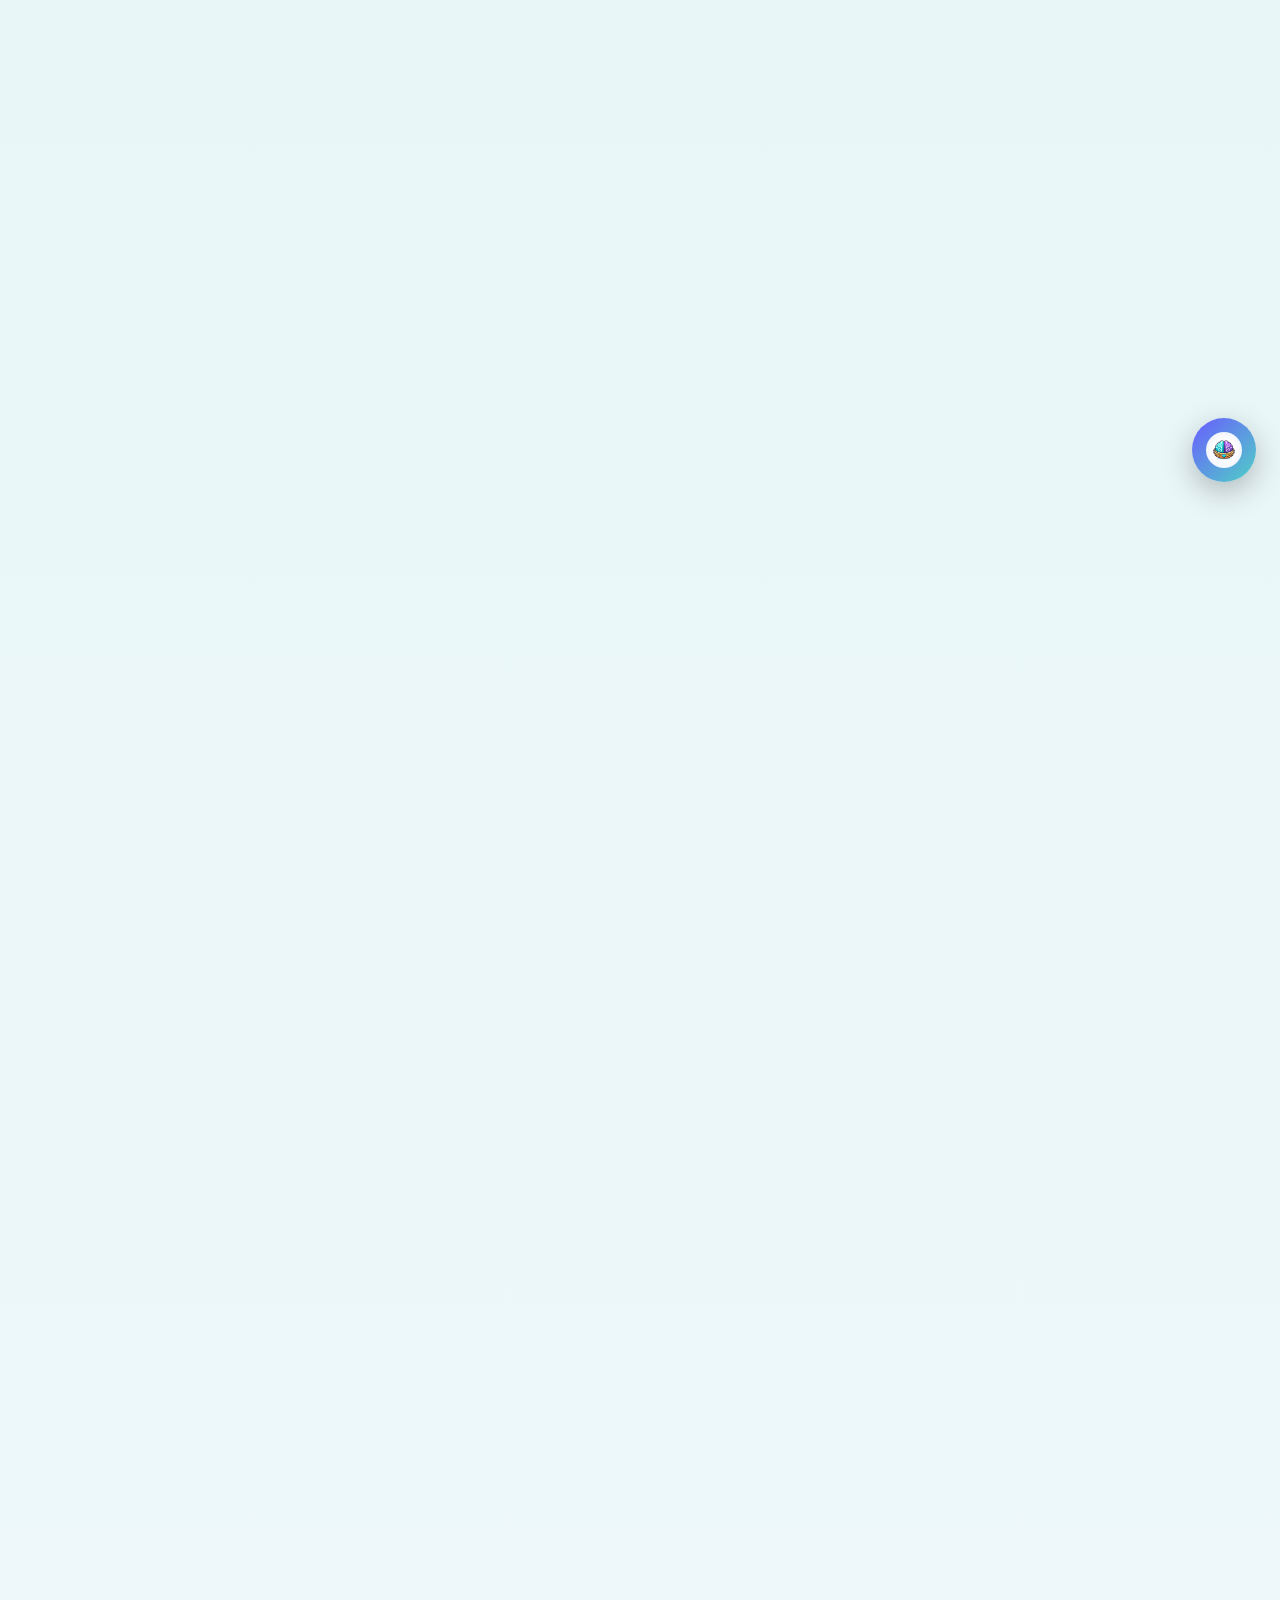
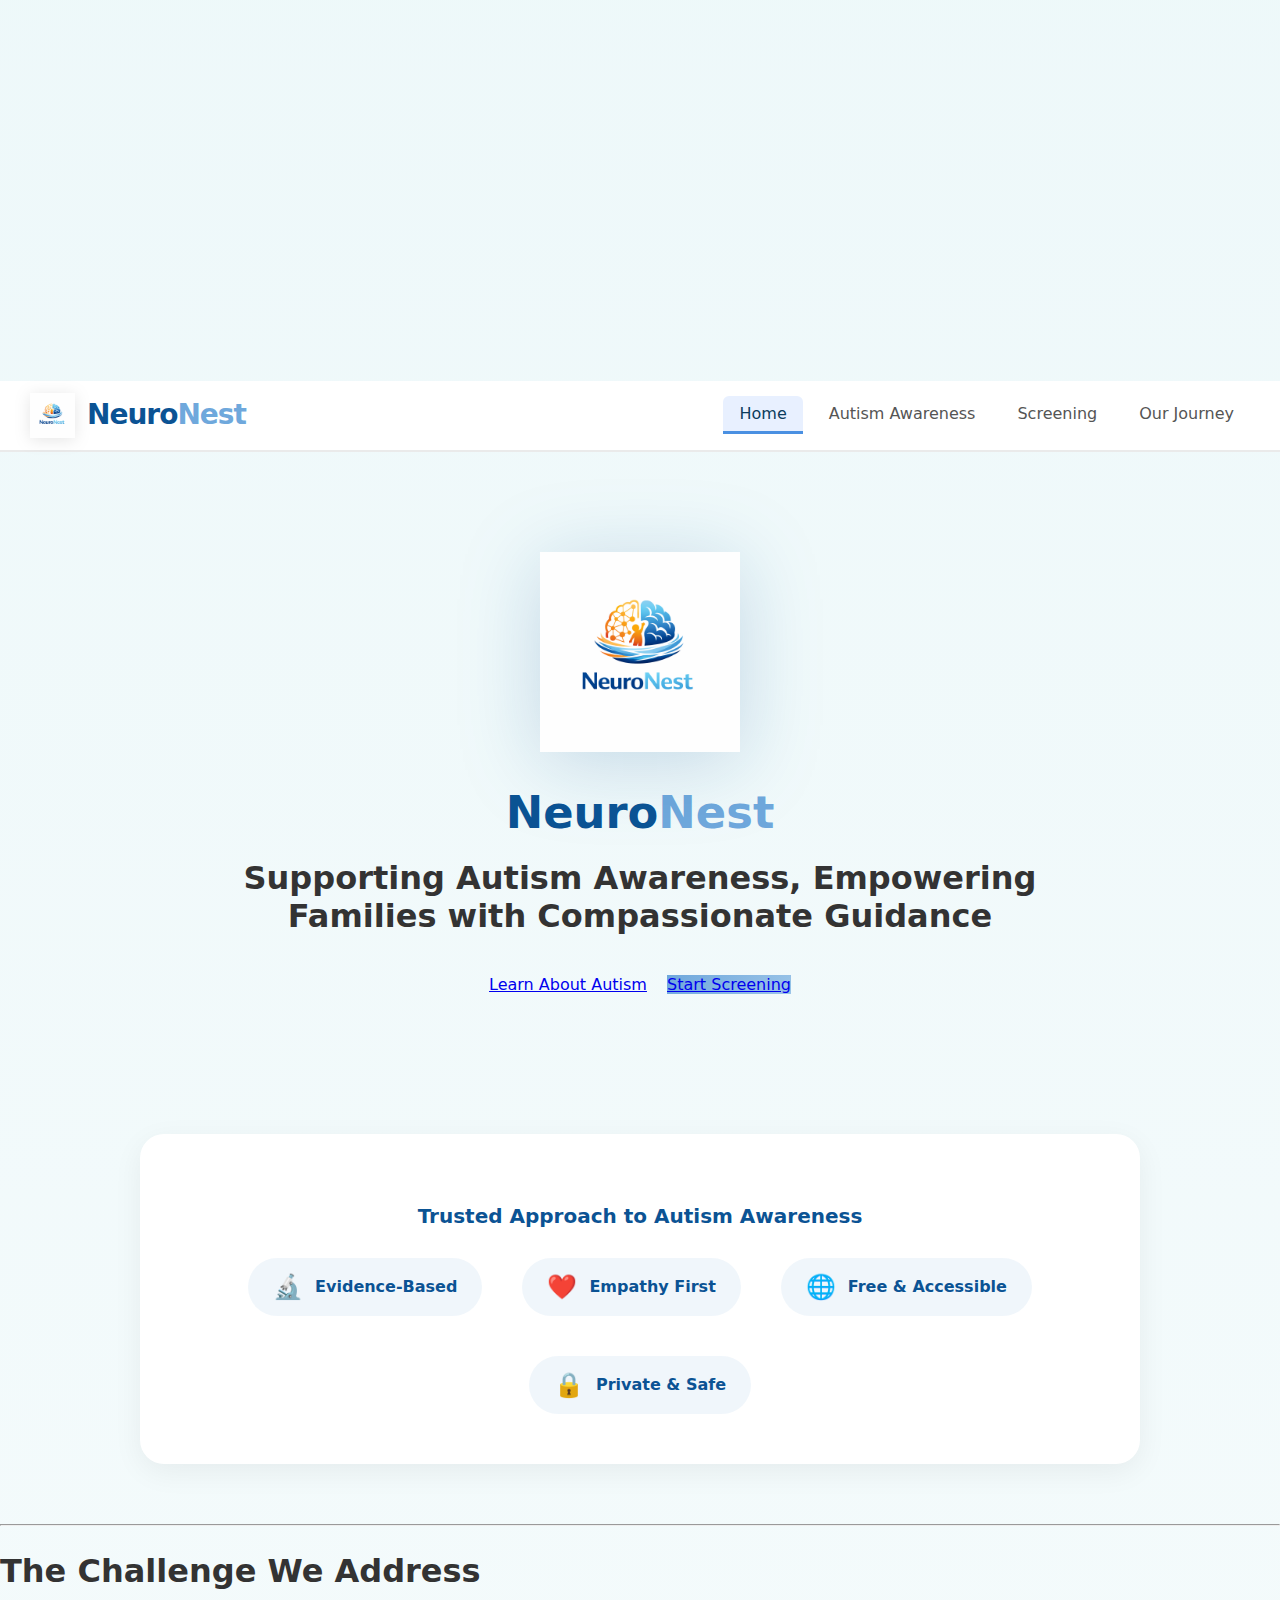
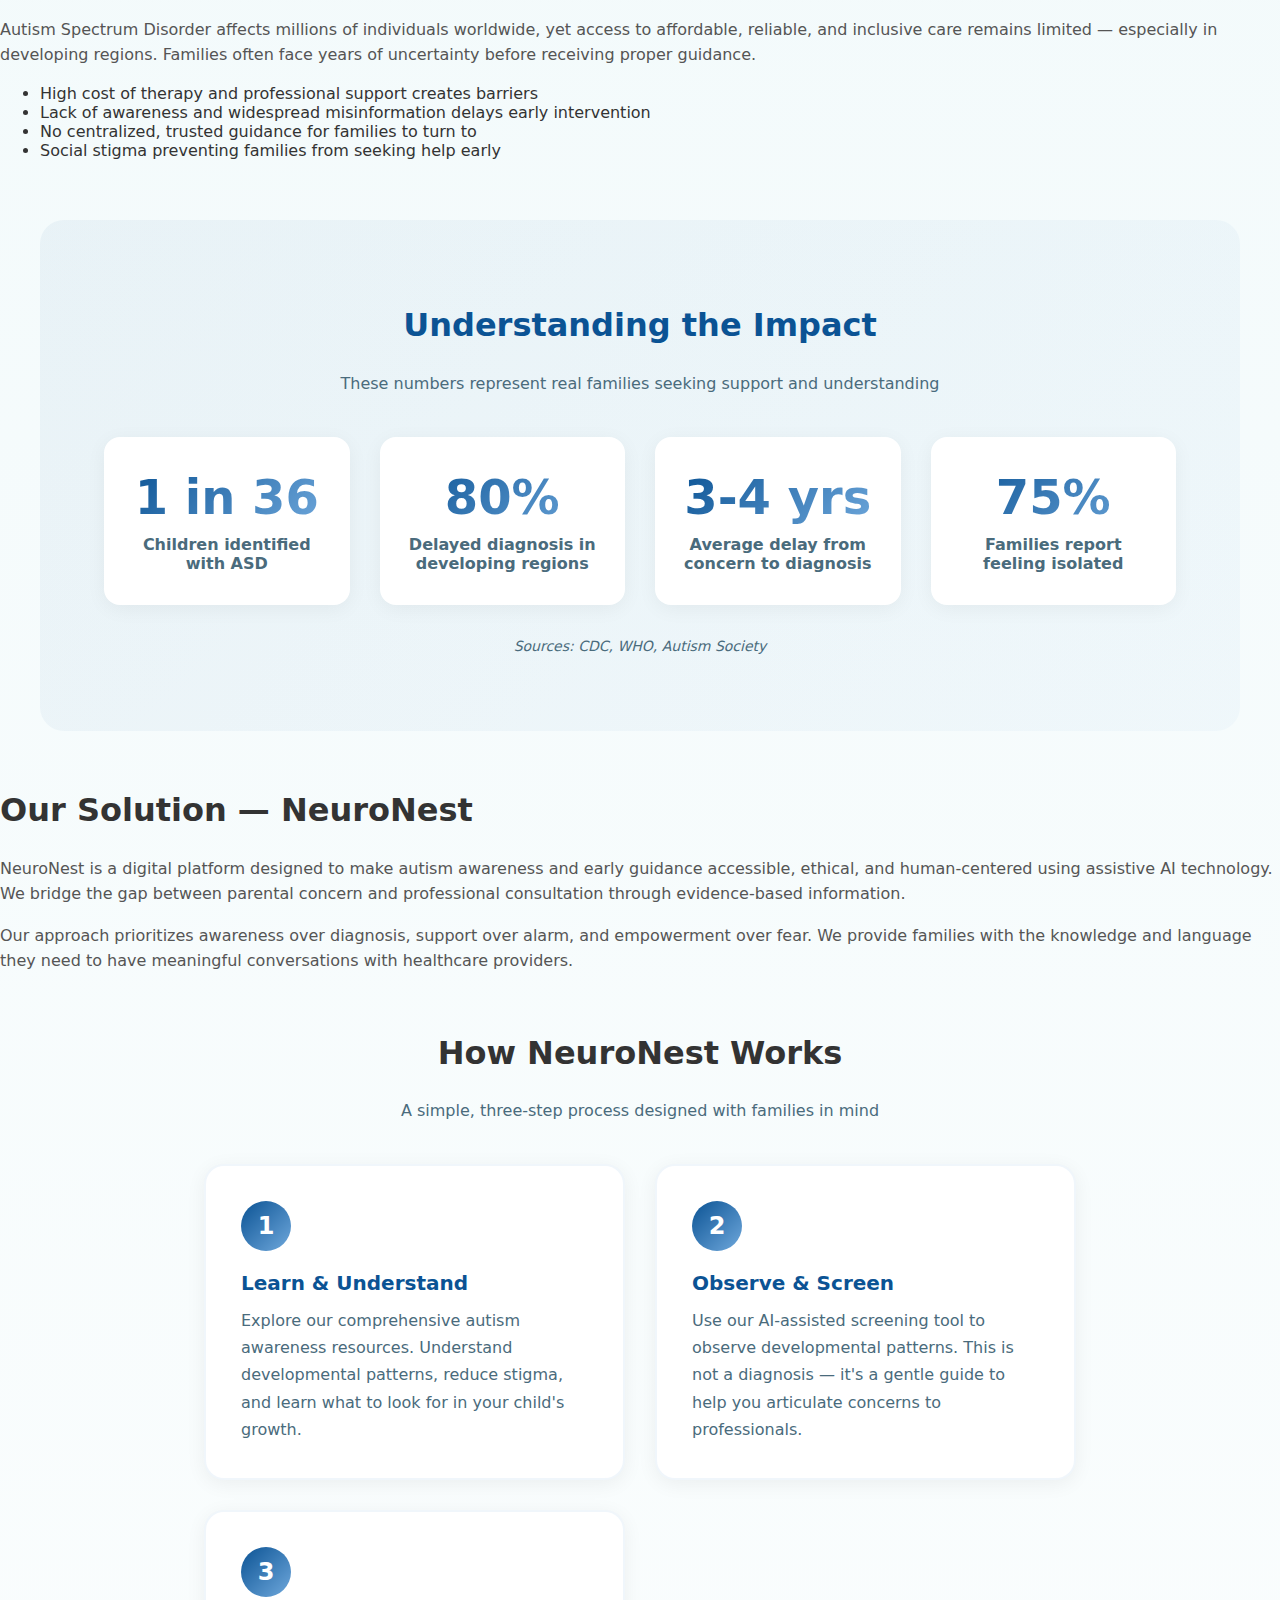
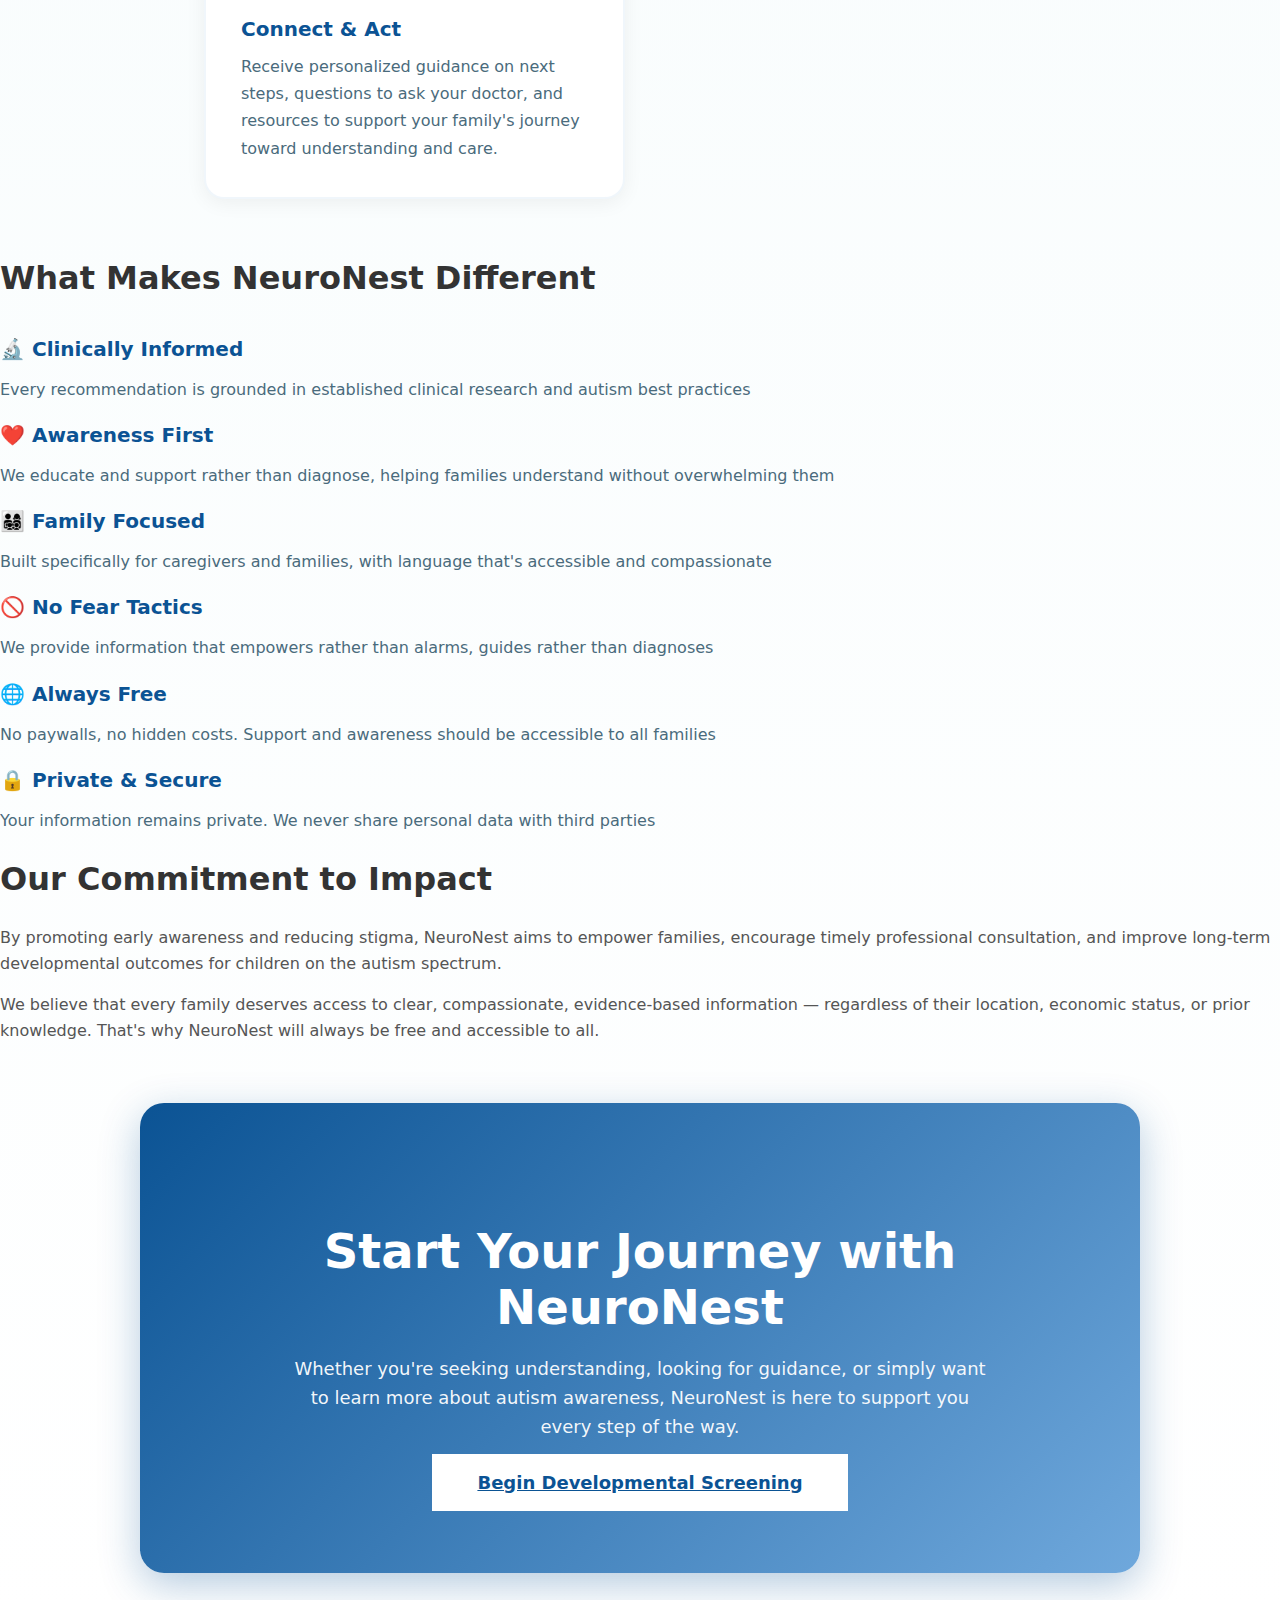
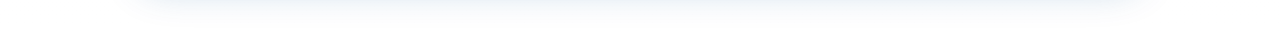
<file: index.html>
<!DOCTYPE html>
<html lang="en">
<head>
  <meta charset="UTF-8">
  <meta name="viewport" content="width=device-width, initial-scale=1.0">
  <title>NeuroNest - Supporting Autism, Empowering Families</title>
  <link rel="icon" href="Fevicon.png">
  <link rel="stylesheet" href="style.css">
  <style>
    /* Enhanced styles for index page */
    .logo-with-image {
      display: flex;
      align-items: center;
      gap: 12px;
      cursor: pointer;
      transition: all 0.3s ease;
    }

    .logo-with-image:hover {
      transform: scale(1.05);
    }

    .logo-img {
      width: 45px;
      height: 45px;
      object-fit: contain;
      filter: drop-shadow(0 2px 8px rgba(0, 0, 0, 0.1));
    }

    .logo-text-new {
      font-size: 28px;
      font-weight: 800;
      letter-spacing: -1px;
      line-height: 1;
    }

    .logo-text-new .neuro-new {
      color: #0b5394;
      /* Dark blue like your logo */
    }

    .logo-text-new .nest-new {
      color: #6fa8dc;
      /* Light blue like your logo */
    }

    /* Stats section */
    .stats-section {
      background: linear-gradient(135deg, rgba(11, 83, 148, 0.05) 0%, rgba(111, 168, 220, 0.05) 100%);
      padding: 60px 5%;
      margin: 60px auto;
      border-radius: 24px;
      max-width: 1200px;
    }

    .stats-grid {
      display: grid;
      grid-template-columns: repeat(auto-fit, minmax(200px, 1fr));
      gap: 30px;
      margin-top: 40px;
    }

    .stat-item {
      text-align: center;
      padding: 30px 20px;
      background: white;
      border-radius: 16px;
      box-shadow: 0 4px 20px rgba(0, 0, 0, 0.05);
      transition: all 0.3s ease;
      border: 2px solid transparent;
    }

    .stat-item:hover {
      transform: translateY(-5px);
      border-color: #6fa8dc;
      box-shadow: 0 8px 30px rgba(111, 168, 220, 0.2);
    }

    .stat-number {
      font-size: 48px;
      font-weight: 800;
      background: linear-gradient(135deg, #0b5394, #6fa8dc);
      -webkit-background-clip: text;
      -webkit-text-fill-color: transparent;
      background-clip: text;
      margin-bottom: 10px;
    }

    .stat-label {
      font-size: 16px;
      color: #4a6b7c;
      font-weight: 600;
    }

    /* How it works section */
    .how-it-works {
      max-width: 1000px;
      margin: 60px auto;
      padding: 0 5%;
    }

    .steps-grid {
      display: grid;
      grid-template-columns: repeat(auto-fit, minmax(280px, 1fr));
      gap: 30px;
      margin-top: 40px;
    }

    .step-card {
      background: white;
      padding: 35px;
      border-radius: 20px;
      box-shadow: 0 4px 20px rgba(0, 0, 0, 0.06);
      border: 2px solid rgba(111, 168, 220, 0.1);
      transition: all 0.3s ease;
      position: relative;
      overflow: hidden;
    }

    .step-card::before {
      content: '';
      position: absolute;
      top: 0;
      left: 0;
      width: 100%;
      height: 4px;
      background: linear-gradient(90deg, #0b5394, #6fa8dc);
      transform: scaleX(0);
      transform-origin: left;
      transition: transform 0.4s ease;
    }

    .step-card:hover::before {
      transform: scaleX(1);
    }

    .step-card:hover {
      transform: translateY(-8px);
      box-shadow: 0 12px 40px rgba(111, 168, 220, 0.2);
    }

    .step-number {
      width: 50px;
      height: 50px;
      background: linear-gradient(135deg, #0b5394, #6fa8dc);
      color: white;
      border-radius: 50%;
      display: flex;
      align-items: center;
      justify-content: center;
      font-size: 24px;
      font-weight: 700;
      margin-bottom: 20px;
    }

    .step-title {
      font-size: 20px;
      font-weight: 700;
      color: #0b5394;
      margin-bottom: 12px;
    }

    .step-description {
      font-size: 16px;
      color: #4a6b7c;
      line-height: 1.7;
    }

    /* Trust indicators */
    .trust-section {
      background: white;
      padding: 50px 5%;
      margin: 60px auto;
      max-width: 1000px;
      border-radius: 24px;
      box-shadow: 0 8px 30px rgba(0, 0, 0, 0.06);
      text-align: center;
    }

    .trust-badges {
      display: flex;
      justify-content: center;
      align-items: center;
      gap: 40px;
      flex-wrap: wrap;
      margin-top: 30px;
    }

    .trust-badge {
      display: flex;
      align-items: center;
      gap: 12px;
      padding: 15px 25px;
      background: rgba(111, 168, 220, 0.1);
      border-radius: 50px;
      font-weight: 600;
      color: #0b5394;
    }

    .trust-icon {
      font-size: 24px;
    }

    /* CTA section enhancement */
    .cta-enhanced {
      background: linear-gradient(135deg, #0b5394 0%, #6fa8dc 100%);
      color: white;
      padding: 80px 5%;
      margin: 60px auto;
      border-radius: 24px;
      text-align: center;
      max-width: 1000px;
      box-shadow: 0 12px 40px rgba(11, 83, 148, 0.3);
    }

    .cta-enhanced h2 {
      color: white;
      font-size: clamp(2rem, 4vw, 3rem);
      margin-bottom: 20px;
    }

    .cta-enhanced h2::after {
      display: none;
    }

    .cta-enhanced p {
      color: rgba(255, 255, 255, 0.95);
      font-size: 18px;
      margin-bottom: 30px;
      max-width: 700px;
      margin-left: auto;
      margin-right: auto;
    }

    .cta-enhanced .btn {
      background: white;
      color: #0b5394;
      font-weight: 700;
      padding: 18px 45px;
      font-size: 18px;
    }

    .cta-enhanced .btn:hover {
      background: rgba(255, 255, 255, 0.95);
      transform: translateY(-3px) scale(1.05);
    }

    @media (max-width: 768px) {
      .logo-img {
        width: 35px;
        height: 35px;
      }

      .logo-text-new {
        font-size: 24px;
      }

      .stats-grid {
        grid-template-columns: repeat(2, 1fr);
      }

      .steps-grid {
        grid-template-columns: 1fr;
      }
    }
  </style>
</head>

<body style="background: linear-gradient(to bottom, #e8f6f8, #ffffff);">

  <!-- NAVBAR -->
  <nav class="navbar ribbon">
    <div class="logo-with-image">
      <img src="NeuroNest-Logo.png" alt="NeuroNest Logo" class="logo-img">
      <div class="logo-text-new">
        <span class="neuro-new">Neuro</span><span class="nest-new">Nest</span>
      </div>
    </div>

    <div class="tabs">
      <a href="index.html" class="tab active">Home</a>
      <a href="autism.html" class="tab">Autism Awareness</a>
      <a href="screening.html" class="tab">Screening</a>
      <a href="journey.html" class="tab">Our Journey</a>
    </div>
  </nav>

  <!-- HERO SECTION -->
  <section class="hero reveal" style="text-align:center; padding: 100px 5% 80px;">
    <img src="NeuroNest-Logo.png" alt="NeuroNest Logo" width="200" style="filter: drop-shadow(0 10px 40px rgba(11, 83, 148, 0.2)); animation: float-logo 6s ease-in-out infinite;">

    <h1 style="margin-top: 30px;">
      <span style="color:#0b5394;">Neuro</span><span style="color:#6fa8dc;">Nest</span>
    </h1>

    <h2 style="max-width: 800px; margin: 20px auto 40px;">Supporting Autism Awareness, Empowering Families with Compassionate Guidance</h2>

    <a class="btn" href="autism.html" style="margin-right: 15px;">Learn About Autism</a>
    <a class="btn" href="screening.html" style="background: linear-gradient(135deg, #6fa8dc 0%, #9cc5e8 100%);">Start Screening</a>
  </section>

  <!-- TRUST INDICATORS -->
  <div class="trust-section reveal">
    <h3 style="color: #0b5394; font-size: 20px; margin-bottom: 10px;">Trusted Approach to Autism Awareness</h3>
    <div class="trust-badges">
      <div class="trust-badge">
        <span class="trust-icon">🔬</span>
        <span>Evidence-Based</span>
      </div>
      <div class="trust-badge">
        <span class="trust-icon">❤️</span>
        <span>Empathy First</span>
      </div>
      <div class="trust-badge">
        <span class="trust-icon">🌐</span>
        <span>Free & Accessible</span>
      </div>
      <div class="trust-badge">
        <span class="trust-icon">🔒</span>
        <span>Private & Safe</span>
      </div>
    </div>
  </div>

  <hr>

  <!-- PROBLEM -->
  <section class="reveal">
    <h2>The Challenge We Address</h2>
    <p>
      Autism Spectrum Disorder affects millions of individuals worldwide, yet access to
      affordable, reliable, and inclusive care remains limited — especially in developing regions.
      Families often face years of uncertainty before receiving proper guidance.
    </p>

    <ul>
      <li>High cost of therapy and professional support creates barriers</li>
      <li>Lack of awareness and widespread misinformation delays early intervention</li>
      <li>No centralized, trusted guidance for families to turn to</li>
      <li>Social stigma preventing families from seeking help early</li>
    </ul>
  </section>

  <!-- STATISTICS -->
  <div class="stats-section reveal">
    <h2 style="text-align: center; color: #0b5394;">Understanding the Impact</h2>
    <p style="text-align: center; max-width: 700px; margin: 10px auto 0; color: #4a6b7c;">
      These numbers represent real families seeking support and understanding
    </p>
    <div class="stats-grid">
      <div class="stat-item">
        <div class="stat-number">1 in 36</div>
        <div class="stat-label">Children identified with ASD</div>
      </div>
      <div class="stat-item">
        <div class="stat-number">80%</div>
        <div class="stat-label">Delayed diagnosis in developing regions</div>
      </div>
      <div class="stat-item">
        <div class="stat-number">3-4 yrs</div>
        <div class="stat-label">Average delay from concern to diagnosis</div>
      </div>
      <div class="stat-item">
        <div class="stat-number">75%</div>
        <div class="stat-label">Families report feeling isolated</div>
      </div>
    </div>
    <p style="text-align: center; margin-top: 30px; font-size: 14px; color: #4a6b7c;">
      <em>Sources: CDC, WHO, Autism Society</em>
    </p>
  </div>

  <!-- SOLUTION -->
  <section class="reveal">
    <h2>Our Solution — NeuroNest</h2>
    <p>
      NeuroNest is a digital platform designed to make autism awareness and early guidance
      accessible, ethical, and human-centered using assistive AI technology. We bridge the gap
      between parental concern and professional consultation through evidence-based information.
    </p>
    <p>
      Our approach prioritizes awareness over diagnosis, support over alarm, and empowerment
      over fear. We provide families with the knowledge and language they need to have
      meaningful conversations with healthcare providers.
    </p>
  </section>

  <!-- HOW IT WORKS -->
  <div class="how-it-works reveal">
    <h2 style="text-align: center;">How NeuroNest Works</h2>
    <p style="text-align: center; max-width: 700px; margin: 10px auto 40px; color: #4a6b7c;">
      A simple, three-step process designed with families in mind
    </p>
    
    <div class="steps-grid">
      <div class="step-card">
        <div class="step-number">1</div>
        <div class="step-title">Learn & Understand</div>
        <div class="step-description">
          Explore our comprehensive autism awareness resources. Understand developmental
          patterns, reduce stigma, and learn what to look for in your child's growth.
        </div>
      </div>

      <div class="step-card">
        <div class="step-number">2</div>
        <div class="step-title">Observe & Screen</div>
        <div class="step-description">
          Use our AI-assisted screening tool to observe developmental patterns. This is not
          a diagnosis — it's a gentle guide to help you articulate concerns to professionals.
        </div>
      </div>

      <div class="step-card">
        <div class="step-number">3</div>
        <div class="step-title">Connect & Act</div>
        <div class="step-description">
          Receive personalized guidance on next steps, questions to ask your doctor, and
          resources to support your family's journey toward understanding and care.
        </div>
      </div>
    </div>
  </div>

  <!-- KEY FEATURES -->
  <section class="reveal">
    <h2>What Makes NeuroNest Different</h2>
    <div class="features-grid" style="margin-top: 40px;">
      <div class="feature-card">
        <h3 style="color: #0b5394; margin-bottom: 15px; font-size: 20px;">🔬 Clinically Informed</h3>
        <p style="margin: 0; color: #4a6b7c; line-height: 1.7;">Every recommendation is grounded in established clinical research and autism best practices</p>
      </div>
      <div class="feature-card">
        <h3 style="color: #0b5394; margin-bottom: 15px; font-size: 20px;">❤️ Awareness First</h3>
        <p style="margin: 0; color: #4a6b7c; line-height: 1.7;">We educate and support rather than diagnose, helping families understand without overwhelming them</p>
      </div>
      <div class="feature-card">
        <h3 style="color: #0b5394; margin-bottom: 15px; font-size: 20px;">👨‍👩‍👧‍👦 Family Focused</h3>
        <p style="margin: 0; color: #4a6b7c; line-height: 1.7;">Built specifically for caregivers and families, with language that's accessible and compassionate</p>
      </div>
      <div class="feature-card">
        <h3 style="color: #0b5394; margin-bottom: 15px; font-size: 20px;">🚫 No Fear Tactics</h3>
        <p style="margin: 0; color: #4a6b7c; line-height: 1.7;">We provide information that empowers rather than alarms, guides rather than diagnoses</p>
      </div>
      <div class="feature-card">
        <h3 style="color: #0b5394; margin-bottom: 15px; font-size: 20px;">🌐 Always Free</h3>
        <p style="margin: 0; color: #4a6b7c; line-height: 1.7;">No paywalls, no hidden costs. Support and awareness should be accessible to all families</p>
      </div>
      <div class="feature-card">
        <h3 style="color: #0b5394; margin-bottom: 15px; font-size: 20px;">🔒 Private & Secure</h3>
        <p style="margin: 0; color: #4a6b7c; line-height: 1.7;">Your information remains private. We never share personal data with third parties</p>
      </div>
    </div>
  </section>

  <!-- SOCIAL IMPACT -->
  <section class="reveal">
    <h2>Our Commitment to Impact</h2>
    <p>
      By promoting early awareness and reducing stigma, NeuroNest aims to empower families,
      encourage timely professional consultation, and improve long-term developmental outcomes
      for children on the autism spectrum.
    </p>
    <p>
      We believe that every family deserves access to clear, compassionate, evidence-based
      information — regardless of their location, economic status, or prior knowledge. That's
      why NeuroNest will always be free and accessible to all.
    </p>
  </section>

  <!-- FINAL CTA -->
  <div class="cta-enhanced reveal">
    <h2>Start Your Journey with NeuroNest</h2>
    <p>
      Whether you're seeking understanding, looking for guidance, or simply want to learn more
      about autism awareness, NeuroNest is here to support you every step of the way.
    </p>
    <a class="btn" href="screening.html">Begin Developmental Screening</a>
  </div>

  <!-- AI CHATBOT -->
  <div id="ai-float-button">
    <img src="Fevicon.png" alt="Talk To NeuroNest AI" onerror="this.innerHTML='🤖'">
  </div>

  <div id="chatbot-container" aria-live="polite">
    <div id="chatbot-header">
      NeuroNest AI
      <span id="chatbot-close" aria-label="Close chat">✕</span>
    </div>

    <div id="chatbot-messages">
      <div class="bot-message">
        Hi 👋<br>
        I'm here to support you.<br><br>
        You can ask me anything — or choose one below:
        <br><br>
        • Learn about autism<br>
        • Explore NeuroNest<br>
        • Get guidance for families<br>
        • Just talk
      </div>
    </div>

    <div id="chatbot-input-area">
      <input type="text" id="chatbot-input" placeholder="Type here… take your time">
      <button id="chatbot-send">Send</button>
    </div>
  </div>

  <script>
    const aiFloatButton = document.getElementById("ai-float-button");
    const chatbotContainer = document.getElementById("chatbot-container");
    const chatbotClose = document.getElementById("chatbot-close");
    const chatbotSend = document.getElementById("chatbot-send");
    const chatbotInput = document.getElementById("chatbot-input");
    const chatbotMessages = document.getElementById("chatbot-messages");

    aiFloatButton.addEventListener("click", () => {
      chatbotContainer.style.display = "flex";
    });

    chatbotClose.addEventListener("click", () => {
      chatbotContainer.style.display = "none";
    });

    chatbotSend.onclick = sendMessage;

    chatbotInput.addEventListener("keypress", (e) => {
      if (e.key === "Enter") {
        sendMessage();
      }
    });

    function sendMessage() {
      const message = chatbotInput.value.trim();
      if (!message) return;

      addMessage(message, "user-message");
      chatbotInput.value = "";

      const loadingDiv = document.createElement("div");
      loadingDiv.className = "bot-message";
      loadingDiv.innerText = "Thinking gently… 🌱";
      chatbotMessages.appendChild(loadingDiv);
      chatbotMessages.scrollTop = chatbotMessages.scrollHeight;

      setTimeout(() => {
        const response = getResponse(message.toLowerCase());
        loadingDiv.innerText = response;
        chatbotMessages.scrollTop = chatbotMessages.scrollHeight;
      }, 800);
    }

    function getResponse(message) {
      if (message.includes("hello") || message.includes("hi") || message.includes("hey")) {
        return "Hello! 👋\n\nThank you for visiting NeuroNest. Our AI assistant is currently being fine-tuned for optimal support.\n\nIn the meantime, feel free to explore our Autism Awareness resources or try our Screening tool. We're here to help! 💙";
      }
      
      if (message.includes("screening") || message.includes("test")) {
        return "Our developmental screening tool is fully operational! 🌱\n\nYou can access it from the 'Screening' tab in the navigation menu. It provides gentle, observational insights about developmental patterns.\n\nThe AI chatbot for conversational support is still under development.";
      }
      
      if (message.includes("autism") || message.includes("asd")) {
        return "You can learn all about autism in our 'Autism Awareness' section! 💙\n\nOur comprehensive AI chatbot is currently under development, but our educational resources are fully available.\n\nWould you like to explore our awareness materials?";
      }
      
      return "Thank you for your interest! 💙\n\nOur AI conversational assistant is currently under development and will be fully operational soon.\n\nIn the meantime:\n• Explore our Autism Awareness section\n• Try our Screening tool\n• Read about Our Journey\n\nFor immediate support, please consult with a healthcare professional.";
    }

    function addMessage(text, className) {
      const div = document.createElement("div");
      div.className = className;
      div.innerHTML = text;
      chatbotMessages.appendChild(div);
      chatbotMessages.scrollTop = chatbotMessages.scrollHeight;
    }

    // Animation script
    const createParticles = () => {
      if (document.querySelector('.bg-particles')) return;
      
      const particlesContainer = document.createElement('div');
      particlesContainer.className = 'bg-particles';
      document.body.insertBefore(particlesContainer, document.body.firstChild);
      
      for (let i = 0; i < 20; i++) {
        const particle = document.createElement('div');
        particle.className = 'particle';
        particle.style.width = Math.random() * 100 + 50 + 'px';
        particle.style.height = particle.style.width;
        particle.style.left = Math.random() * 100 + '%';
        particle.style.top = Math.random() * 100 + '%';
        particle.style.animationDelay = Math.random() * 20 + 's';
        particlesContainer.appendChild(particle);
      }
    };

    const revealOnScroll = () => {
      const revealElements = document.querySelectorAll('.reveal');
      revealElements.forEach((el) => {
        const rect = el.getBoundingClientRect();
        if (rect.top < window.innerHeight * 0.85) {
          el.classList.add('active');
        }
      });
    };

    createParticles();
    revealOnScroll();
    window.addEventListener('scroll', revealOnScroll);
  </script>

</body>
</html>
</file>
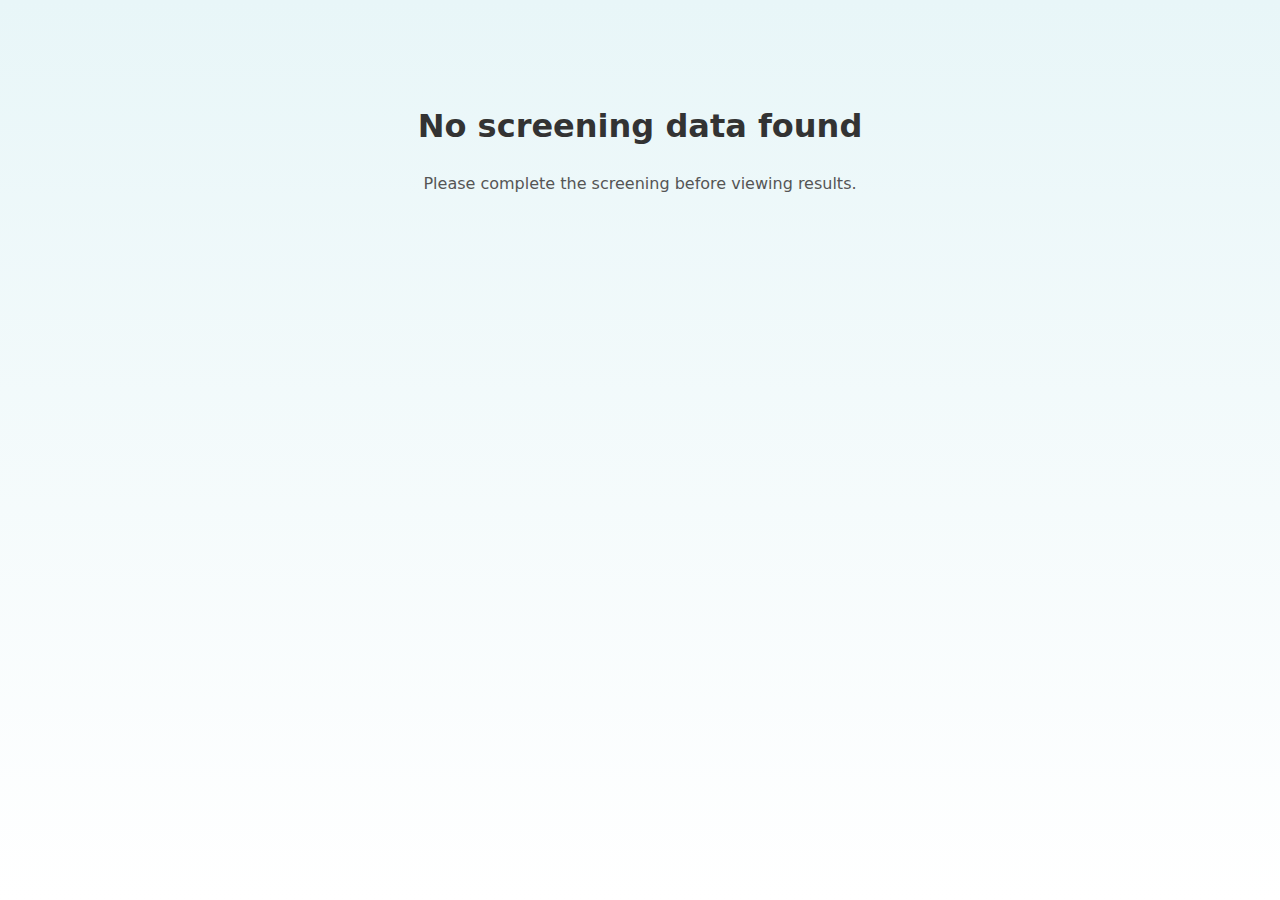
<file: dashboard.html>
<!DOCTYPE html>
<html>
<head>
  <title>NeuroNest | Dashboard</title>
  <link rel="stylesheet" href="style.css">
</head>
<body class="dashboard-body page-soft-bg">

<nav class="navbar">
  <h2 class="logo">NeuroNest</h2>
</nav>

<h1>Screening Insights</h1>

<div class="card">
  <p><strong>Risk Level:</strong> <span id="risk"></span></p>
  <p><strong>Score:</strong> <span id="score"></span></p>
  <p id="message"></p>
  <small id="disclaimer"></small>
</div>

<div class="card wide">
  <h3>Understanding Your Responses</h3>
  <div id="explanationContainer"></div>
</div>

<div class="card wide">
  <h3>What You Can Do Next</h3>
  <ul id="nextStepsList"></ul>
</div>




<script>
  // Fetch stored screening result
  const rawData = localStorage.getItem("screeningResult");

  // Basic safety check
  if (!rawData) {
    document.body.innerHTML = `
      <div style="text-align:center; padding:40px;">
        <h2>No screening data found</h2>
        <p>Please complete the screening before viewing results.</p>
      </div>
    `;
  } else {
    const data = JSON.parse(rawData);

    // Core summary
    document.getElementById("risk").innerText = data.riskLevel ?? "—";
    document.getElementById("score").innerText = data.score ?? "—";
    document.getElementById("disclaimer").innerText = data.disclaimer ?? "";

    /* -----------------------------
       KEY OBSERVATIONS SECTION
    ------------------------------ */
    const observationContainer = document.getElementById("explanationContainer");
    observationContainer.innerHTML = "";

    if (data.observations && data.observations.length > 0) {
      data.observations.forEach(obs => {
        const li = document.createElement("li");
        li.innerText = obs;
        observationContainer.appendChild(li);
      });
    } else {
      observationContainer.innerHTML = `
        <p style="color:#666;">
          This screening did not highlight specific patterns that required further explanation.
        </p>
      `;
    }

    /* -----------------------------
       WHAT YOU CAN DO NEXT
    ------------------------------ */
    const nextStepsContainer = document.getElementById("nextStepsList");
    nextStepsContainer.innerHTML = "";

    if (data.nextSteps && data.nextSteps.length > 0) {
      data.nextSteps.forEach(step => {
        const li = document.createElement("li");
        li.innerText = step;
        nextStepsContainer.appendChild(li);
      });
    }

    /* -----------------------------
       OPTIONAL VISUAL EMPHASIS
       (Soft, non-alarming)
    ------------------------------ */
    const riskCard = document.getElementById("riskCard");
    if (riskCard && data.riskLevel) {
      riskCard.classList.add(data.riskLevel.toLowerCase());
    }
  }
</script>




</body>
</html>
</file>
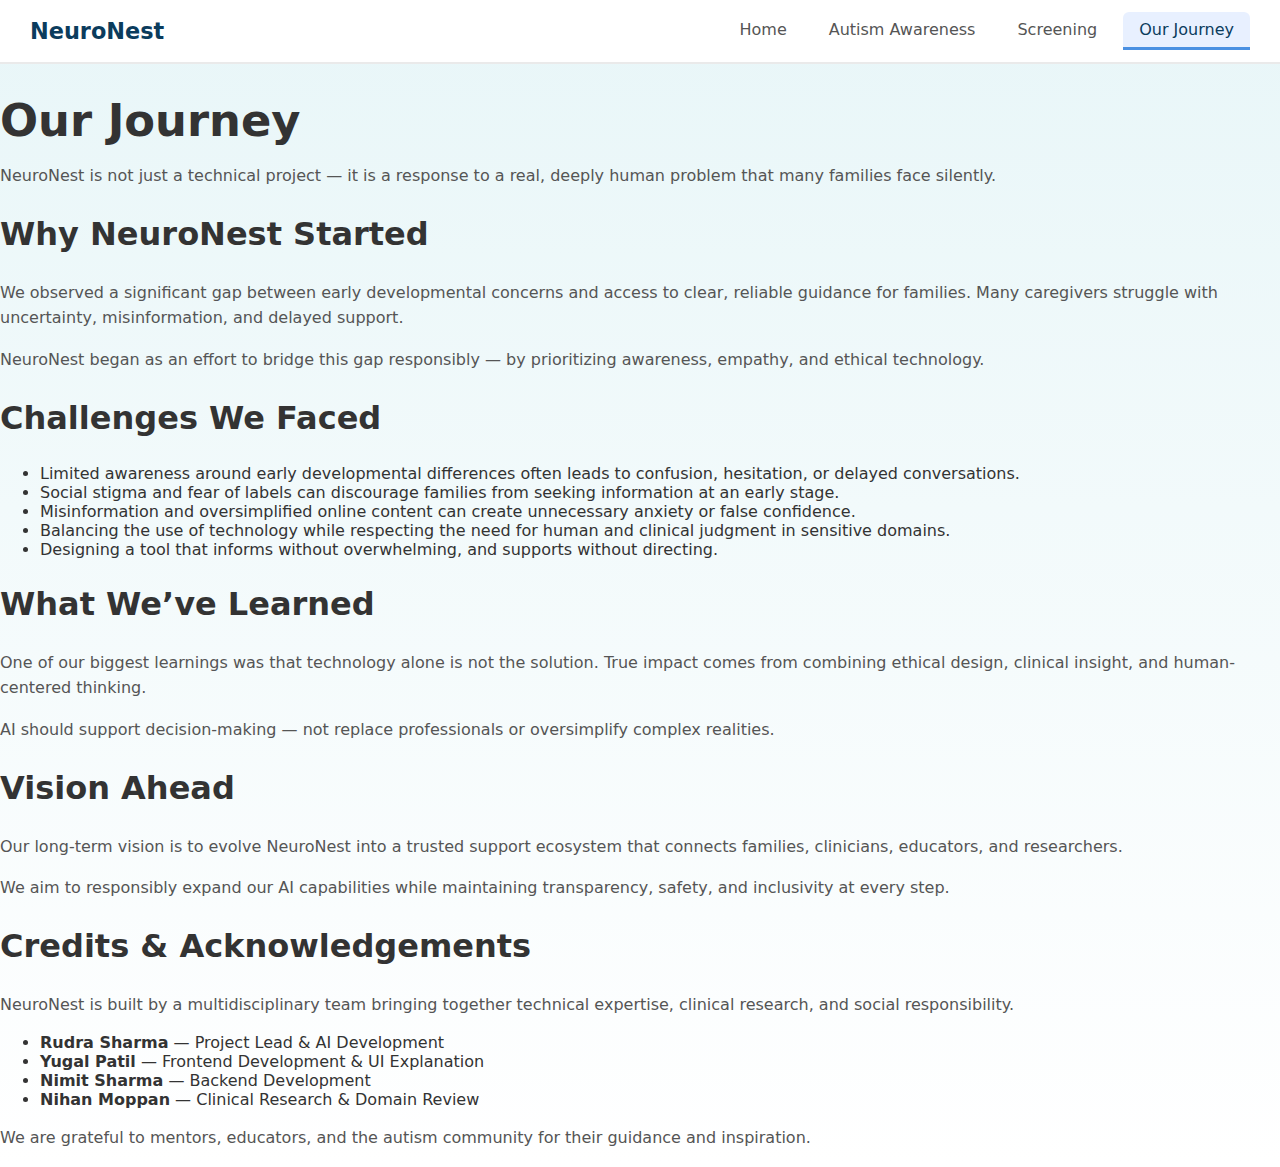
<file: journey.html>
<!DOCTYPE html>
<html lang="en">
<head>
  <meta charset="UTF-8">
  <meta name="viewport" content="width=device-width, initial-scale=1.0">
  <title>NeuroNest | Our Journey</title>
  <link rel="stylesheet" href="style.css">
</head>

<body class="page-soft-bg">

  <!-- NAVBAR -->
 <nav class="navbar ribbon">
  <div class="logo">NeuroNest</div>

  <div class="tabs">
    <a href="index.html" class="tab">Home</a>
    <a href="autism.html" class="tab">Autism Awareness</a>
    <a href="screening.html" class="tab">Screening</a>
    <a href="journey.html" class="tab active">Our Journey</a>
  </div>
</nav>



  <!-- PAGE INTRO -->
  <section>
    <h1>Our Journey</h1>
    <p>
      NeuroNest is not just a technical project — it is a response to a real,
      deeply human problem that many families face silently.
    </p>
  </section>

  <!-- WHY IT STARTED -->
  <section>
    <h2>Why NeuroNest Started</h2>
    <p>
      We observed a significant gap between early developmental concerns
      and access to clear, reliable guidance for families.
      Many caregivers struggle with uncertainty, misinformation,
      and delayed support.
    </p>
    <p>
      NeuroNest began as an effort to bridge this gap responsibly —
      by prioritizing awareness, empathy, and ethical technology.
    </p>
  </section>

  <!-- CHALLENGES -->
  <section class="journey-block highlight">
  <h2>Challenges We Faced</h2>

  <ul>
    <li>
      Limited awareness around early developmental differences often leads to
      confusion, hesitation, or delayed conversations.
    </li>
    <li>
      Social stigma and fear of labels can discourage families from seeking
      information at an early stage.
    </li>
    <li>
      Misinformation and oversimplified online content can create unnecessary
      anxiety or false confidence.
    </li>
    <li>
      Balancing the use of technology while respecting the need for human and
      clinical judgment in sensitive domains.
    </li>
    <li>
      Designing a tool that informs without overwhelming, and supports without
      directing.
    </li>
  </ul>
</section>


  <!-- LEARNINGS -->
  <section>
    <h2>What We’ve Learned</h2>
    <p>
      One of our biggest learnings was that technology alone is not the solution.
      True impact comes from combining ethical design, clinical insight,
      and human-centered thinking.
    </p>
    <p>
      AI should support decision-making — not replace professionals
      or oversimplify complex realities.
    </p>
  </section>

  <!-- VISION -->
  <section>
    <h2>Vision Ahead</h2>
    <p>
      Our long-term vision is to evolve NeuroNest into a trusted support ecosystem
      that connects families, clinicians, educators, and researchers.
    </p>
    <p>
      We aim to responsibly expand our AI capabilities while maintaining
      transparency, safety, and inclusivity at every step.
    </p>
  </section>

  <!-- CREDITS -->
  <section>
    <h2>Credits & Acknowledgements</h2>
    <p>
      NeuroNest is built by a multidisciplinary team bringing together
      technical expertise, clinical research, and social responsibility.
    </p>
    <ul>
    <li><strong>Rudra Sharma</strong> — Project Lead & AI Development</li>
    <li><strong>Yugal Patil</strong> — Frontend Development & UI Explanation</li>
    <li><strong>Nimit Sharma</strong> — Backend Development</li>
    <li><strong>Nihan Moppan</strong> — Clinical Research & Domain Review</li>
    </ul>
    <p>
      We are grateful to mentors, educators, and the autism community
      for their guidance and inspiration.
    </p>
  </section>

</body>
</html>
</file>
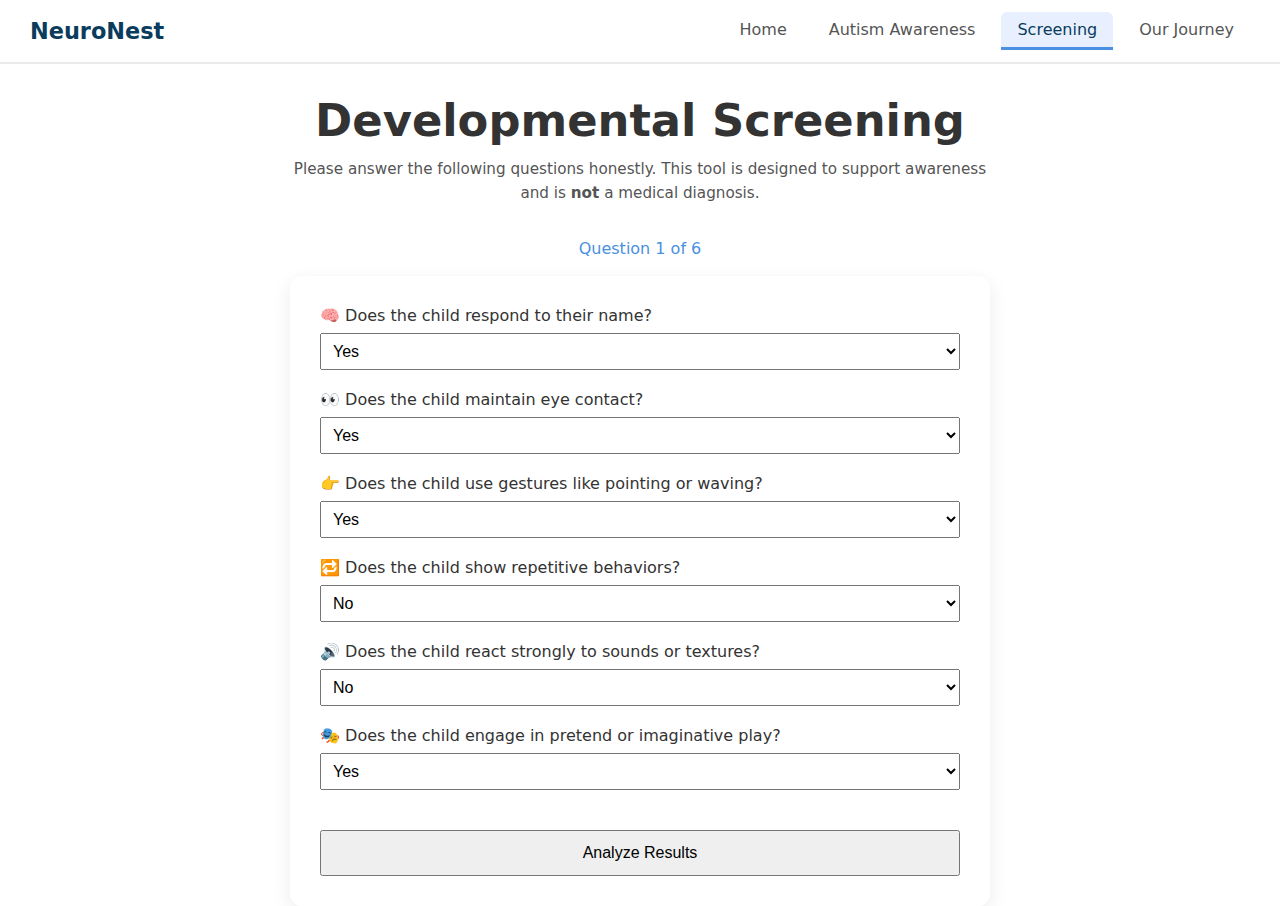
<file: loading.html>
<!DOCTYPE html>
<html lang="en">
<head>
  <meta charset="UTF-8" />
  <title>Analyzing — NeuroNest</title>
  <meta name="viewport" content="width=device-width, initial-scale=1.0" />
  <style>
    body {
      margin: 0;
      height: 100vh;
      display: flex;
      align-items: center;
      justify-content: center;
      background: linear-gradient(to bottom, #e8f6f8, #ffffff);
      font-family: Arial, sans-serif;
      color: #0b3c5d;
    }

    .box {
      text-align: center;
      max-width: 320px;
    }

    .spinner {
      width: 48px;
      height: 48px;
      border: 4px solid #dbeaf0;
      border-top: 4px solid #0b3c5d;
      border-radius: 50%;
      animation: spin 1s linear infinite;
      margin: 0 auto 20px;
    }

    @keyframes spin {
      to { transform: rotate(360deg); }
    }

    h2 {
      margin-bottom: 8px;
    }

    p {
      font-size: 14px;
      color: #555;
    }
  </style>
</head>
<body>

  <div class="box">
    <div class="spinner"></div>
    <h2>Analyzing your responses</h2>
    <p>Please wait while we prepare your report.<br>This may take a moment.</p>
  </div>

  <script>
    // Call backend AFTER loading page appears
    fetch("https://neuronest-backend-faz3.onrender.com/analyze", {
      method: "POST",
      headers: { "Content-Type": "application/json" },
      body: localStorage.getItem("screeningData")
    })
    .then(res => res.json())
    .then(data => {
      localStorage.setItem("screeningResult", JSON.stringify(data));
      window.location.href = "dashboard.html";
    })
    .catch(() => {
      alert("Something went wrong. Please try again.");
      window.location.href = "screening.html";
    });
  </script>

  
<script>
  // NEURONEST - ANIMATION JAVASCRIPT
// Create background particles
const createParticles = () => {
  // Check if particles container already exists
  if (document.querySelector('.bg-particles')) return;
  
  const particlesContainer = document.createElement('div');
  particlesContainer.className = 'bg-particles';
  document.body.insertBefore(particlesContainer, document.body.firstChild);
  
  for (let i = 0; i < 20; i++) {
    const particle = document.createElement('div');
    particle.className = 'particle';
    particle.style.width = Math.random() * 100 + 50 + 'px';
    particle.style.height = particle.style.width;
    particle.style.left = Math.random() * 100 + '%';
    particle.style.top = Math.random() * 100 + '%';
    particle.style.animationDelay = Math.random() * 20 + 's';
    particlesContainer.appendChild(particle);
  }
};

// Add reveal class to sections for scroll animation
const addRevealClasses = () => {
  const sections = document.querySelectorAll('section, .hero, .card');
  sections.forEach((section) => {
    if (!section.classList.contains('reveal')) {
      section.classList.add('reveal');
    }
  });
};

// Reveal elements on scroll
const revealOnScroll = () => {
  const revealElements = document.querySelectorAll('.reveal');
  
  revealElements.forEach((el) => {
    const rect = el.getBoundingClientRect();
    const isVisible = rect.top < window.innerHeight * 0.85;
    
    if (isVisible) {
      el.classList.add('active');
    }
  });
};

// Initialize animations
const initAnimations = () => {
  createParticles();
  addRevealClasses();
  revealOnScroll(); // Initial check
  
  // Add scroll listener
  window.addEventListener('scroll', revealOnScroll);
  
  // Trigger reveal for elements already in view
  setTimeout(revealOnScroll, 100);
};

// Run when page loads
if (document.readyState === 'loading') {
  document.addEventListener('DOMContentLoaded', initAnimations);
} else {
  initAnimations();
}
</script>

</body>
</html>
</file>
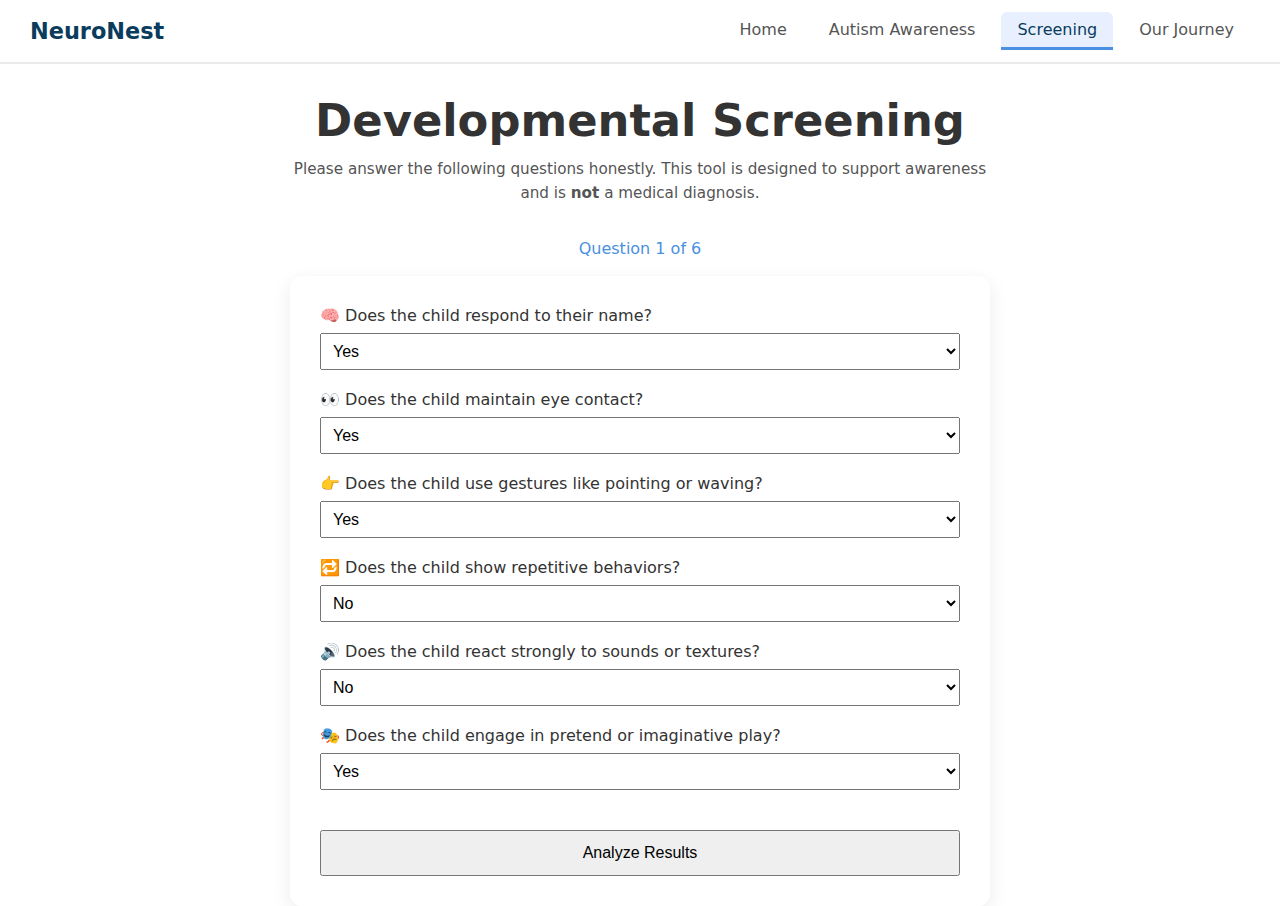
<file: screening.html>
<!DOCTYPE html>
<html lang="en">
<head>
  <meta charset="UTF-8">
  <title>NeuroNest | Developmental Screening</title>
  <link rel="stylesheet" href="style.css">
</head>

<body>

  <!-- NAVBAR -->
  <nav class="navbar ribbon">
  <div class="logo">NeuroNest</div>

  <div class="tabs">
    <a href="index.html" class="tab">Home</a>
    <a href="autism.html" class="tab">Autism Awareness</a>
    <a href="screening.html" class="tab active">Screening</a>
    <a href="journey.html" class="tab">Our Journey</a>
  </div>
</nav>


  <!-- PAGE HEADER -->
  <section>
    <h1 style="text-align:center;">Developmental Screening</h1>
    <p class="screening-note">
      Please answer the following questions honestly.  
      This tool is designed to support awareness and is <strong>not</strong> a medical diagnosis.
    </p>
  </section>

  <!-- PROGRESS INDICATOR -->
  <p id="progressText" class="progress-text">Question 1 of 6</p>

  <!-- SCREENING FORM -->
  <form id="screeningForm" class="screening-form">

    <div class="question" data-step="1">
      <label>🧠 Does the child respond to their name?</label>
      <select id="q1">
        <option value="0">Yes</option>
        <option value="2">No</option>
      </select>
    </div>

    <div class="question" data-step="2">
      <label>👀 Does the child maintain eye contact?</label>
      <select id="q2">
        <option value="0">Yes</option>
        <option value="2">No</option>
      </select>
    </div>

    <div class="question" data-step="3">
      <label>👉 Does the child use gestures like pointing or waving?</label>
      <select id="q3">
        <option value="0">Yes</option>
        <option value="2">No</option>
      </select>
    </div>

    <div class="question" data-step="4">
      <label>🔁 Does the child show repetitive behaviors?</label>
      <select id="q4">
        <option value="0">No</option>
        <option value="2">Yes</option>
      </select>
    </div>

    <div class="question" data-step="5">
      <label>🔊 Does the child react strongly to sounds or textures?</label>
      <select id="q5">
        <option value="0">No</option>
        <option value="2">Yes</option>
      </select>
    </div>

    <div class="question" data-step="6">
      <label>🎭 Does the child engage in pretend or imaginative play?</label>
      <select id="q6">
        <option value="0">Yes</option>
        <option value="2">No</option>
      </select>
    </div>

    <button type="submit" class="btn">Analyze Results</button>

  </form>

  <!-- SCRIPT -->
  <script src="script.js"></script>

  <!-- PROGRESS LOGIC -->
  <script>
    const questions = document.querySelectorAll(".question");
    const progressText = document.getElementById("progressText");
    const total = questions.length;

  questions.forEach((question, index) => {
    const select = question.querySelector("select");

    // Update when user focuses or clicks into a question
    select.addEventListener("focus", () => {
      progressText.innerText = `Question ${index + 1} of ${total}`;
    });
  });
</script>

</body>
</html>
</file>
<file: style.css>
/* =====================================================
   GLOBAL RESET & BASE
===================================================== */
* {
  box-sizing: border-box;
}

body {
  margin: 0;
  padding: 0;
  overflow-x: hidden;
  font-family: system-ui, -apple-system, BlinkMacSystemFont, sans-serif;
  background: #ffffff;
  color: #333;
}

.container {
  max-width: 1200px;
  margin: auto;
  padding: 0 16px;
}

/* =====================================================
   TYPOGRAPHY
===================================================== */
h1 {
  font-size: clamp(1.8rem, 4vw, 2.8rem);
  margin-bottom: 10px;
}

h2 {
  font-size: clamp(1.4rem, 3vw, 2rem);
}

p {
  font-size: 1rem;
  line-height: 1.6;
  color: #555;
}

/* =====================================================
   NAVBAR (RIBBON STYLE)
===================================================== */
.navbar.ribbon {
  display: flex;
  align-items: center;
  justify-content: space-between;
  padding: 12px 30px;
  background: #ffffff;
  border-bottom: 2px solid #eaeaea;
}

.navbar .logo {
  font-size: 1.4rem;
  font-weight: 600;
  color: #0b3c5d;
}

.tabs {
  display: flex;
  gap: 10px;
}

.tab {
  padding: 8px 16px;
  text-decoration: none;
  color: #555;
  border-radius: 6px 6px 0 0;
  font-weight: 500;
  transition: background 0.2s ease, color 0.2s ease;
}

.tab:hover {
  background: #f0f6ff;
  color: #0b3c5d;
}

.tab.active {
  background: #e8f0ff;
  color: #0b3c5d;
  border-bottom: 3px solid #4a90e2;
}

/* =====================================================
   PAGE BACKGROUND
===================================================== */
.page-soft-bg {
  background: linear-gradient(to bottom, #e8f6f8, #ffffff);
  min-height: 100vh;
}

/* =====================================================
   COMMON CARD STYLES
===================================================== */
.card {
  background: #ffffff;
  padding: 28px;
  border-radius: 12px;
  box-shadow: 0 8px 24px rgba(0,0,0,0.08);
}

.card.wide {
  padding: 32px;
}

.big-text {
  font-size: 1.8rem;
  font-weight: 600;
  margin-top: 10px;
}

/* =====================================================
   DASHBOARD
===================================================== */
.dashboard-body {
  padding: 40px 20px;
}

.dashboard-header {
  text-align: center;
  margin-bottom: 40px;
}

.dashboard-header p {
  font-size: 0.95rem;
}

.dashboard {
  max-width: 900px;
  margin: auto;
  display: flex;
  flex-direction: column;
  gap: 30px;
}

/* =====================================================
   DASHBOARD GRID (CARDS)
===================================================== */
.cards {
  display: grid;
  grid-template-columns: repeat(3, 1fr);
  gap: 20px;
}

/* =====================================================
   SCREENING PAGE
===================================================== */
.screening-note {
  max-width: 700px;
  margin: 10px auto 30px;
  font-size: 0.95rem;
  text-align: center;
  color: #555;
}

.screening-form {
  max-width: 700px;
  margin: auto;
  background: #ffffff;
  padding: 30px;
  border-radius: 12px;
  box-shadow: 0 6px 20px rgba(0,0,0,0.08);
}

.question {
  display: flex;
  flex-direction: column;
  margin-bottom: 20px;
}

.question label {
  margin-bottom: 8px;
  font-weight: 500;
}

.question select {
  padding: 8px;
  font-size: 1rem;
}

.screening-form .btn {
  margin-top: 20px;
  width: 100%;
  padding: 12px;
  font-size: 1rem;
}

/* =====================================================
   PROGRESS & EXPLANATION
===================================================== */
.progress-text {
  text-align: center;
  font-weight: 500;
  margin-bottom: 15px;
  color: #4a90e2;
}

#explanationContainer li {
  margin-bottom: 10px;
  line-height: 1.5;
  color: #444;
}

/* =====================================================
   DISCLAIMER
===================================================== */
.disclaimer {
  max-width: 900px;
  margin: 40px auto 0;
  text-align: center;
  font-size: 0.85rem;
  color: #666;
}

/* =====================================================
   RESPONSIVE — TABLET
===================================================== */
@media (max-width: 1024px) {
  .cards {
    grid-template-columns: repeat(2, 1fr);
  }
}

/* =====================================================
   RESPONSIVE — MOBILE
===================================================== */
@media (max-width: 768px) {

  nav {
    flex-direction: column;
    gap: 10px;
  }

  section {
    padding: 40px 16px;
  }

  .cards {
    grid-template-columns: 1fr;
  }

  button {
    width: 100%;
  }
}

/* Floating AI Button */
#ai-float-button {
  position: fixed;
  right: 24px;
  top: 50%;
  transform: translateY(-50%);
  width: 64px;
  height: 64px;
  background: linear-gradient(135deg, #6a5cff, #4fd1c5);
  border-radius: 50%;
  display: flex;
  align-items: center;
  justify-content: center;
  font-size: 28px;
  cursor: pointer;
  box-shadow: 0 10px 30px rgba(0, 0, 0, 0.25);
  z-index: 9999;
  transition: transform 0.3s ease, box-shadow 0.3s ease;
}

#ai-float-button:hover {
  transform: translateY(-50%) scale(1.1);
  box-shadow: 0 15px 40px rgba(0, 0, 0, 0.35);
}

/* Chatbot Panel */
#chatbot-container {
  position: fixed;
  right: 100px;
  top: 50%;
  transform: translateY(-50%);
  width: 320px;
  height: 420px;
  background: white;
  border-radius: 16px;
  box-shadow: 0 20px 50px rgba(0, 0, 0, 0.25);
  display: none;
  flex-direction: column;
  z-index: 9998;
}
#ai-float-button img {
  width: 36px;
  height: 36px;
  border-radius: 50%;
}

@media (max-width: 768px) {
  #ai-float-button {
    right: 16px;
    bottom: 16px;
    top: auto;
    transform: none;
  }

  #chatbot-container {
    right: 16px;
    bottom: 90px;
    top: auto;
    transform: none;
    width: 90%;
  }
}

@keyframes pulse {
  0% { box-shadow: 0 0 0 0 rgba(106, 92, 255, 0.6); }
  70% { box-shadow: 0 0 0 20px rgba(106, 92, 255, 0); }
  100% { box-shadow: 0 0 0 0 rgba(106, 92, 255, 0); }
}

#ai-float-button {
  animation: pulse 2.5s infinite;
}

#ai-float-button {
  z-index: 999999 !important;
  pointer-events: auto !important;
}

/* In case any parent overlay is blocking clicks */
body * {
  pointer-events: auto;
}

#ai-float-button img {
  pointer-events: none;
}
</file>
